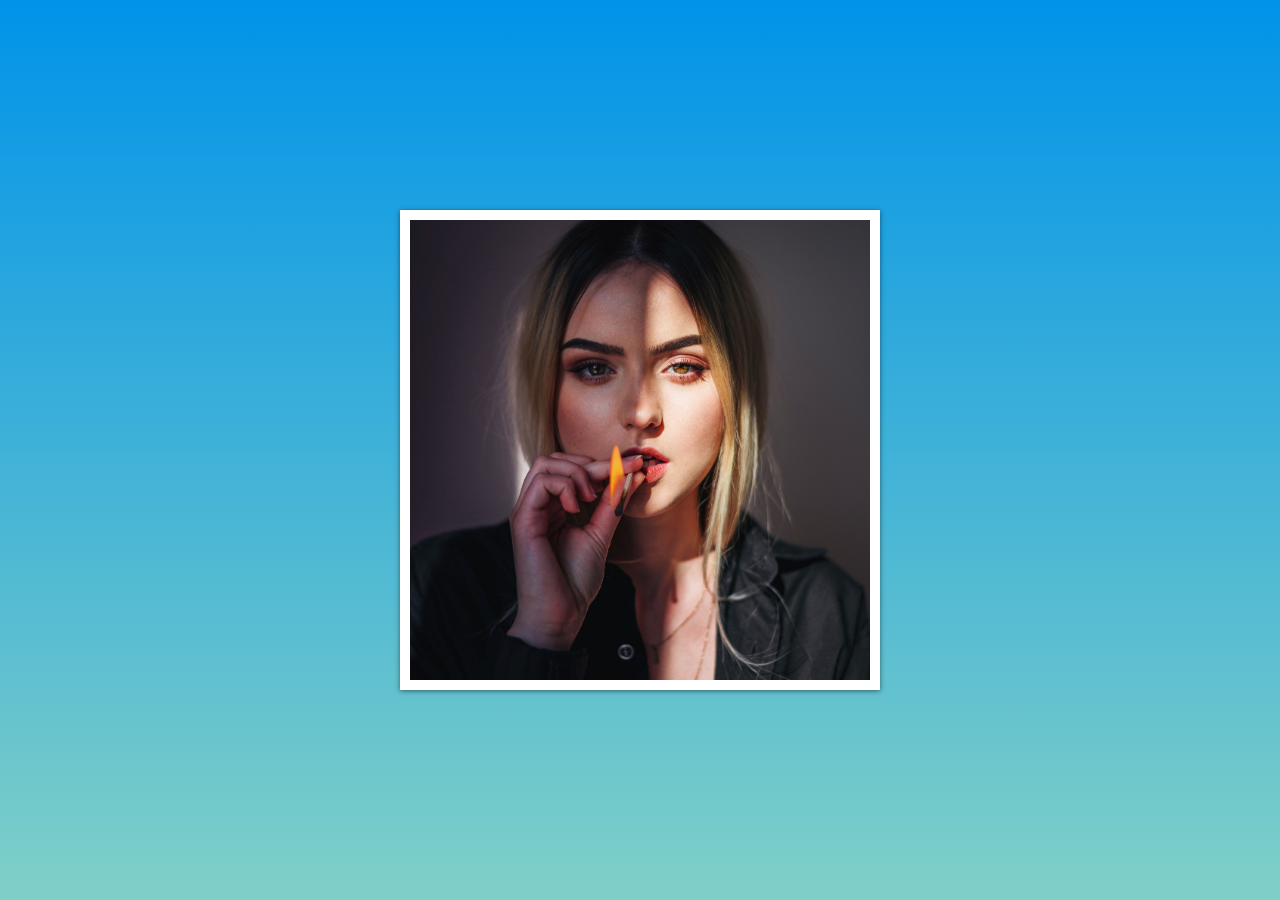
<file: 03-Creative-Cards/index.html>
<html lang="en">
  <head>
    <meta charset="UTF-8" />
    <meta http-equiv="X-UA-Compatible" content="IE=edge" />
    <meta name="viewport" content="width=device-width, initial-scale=1.0" />
    <title>Talha - Creative Card</title>
    <link rel="stylesheet" href="style.css" />
  </head>
  <body>
    <section class="card">
      <section class="imgBox">
        <img src="marian-oleksyn-Edv_EEWiB3E-unsplash.jpg" />
      </section>
      <article class="details">
        <h2>Olivia</h2>
      </article>
    </section>
  </body>
</html>
</file>
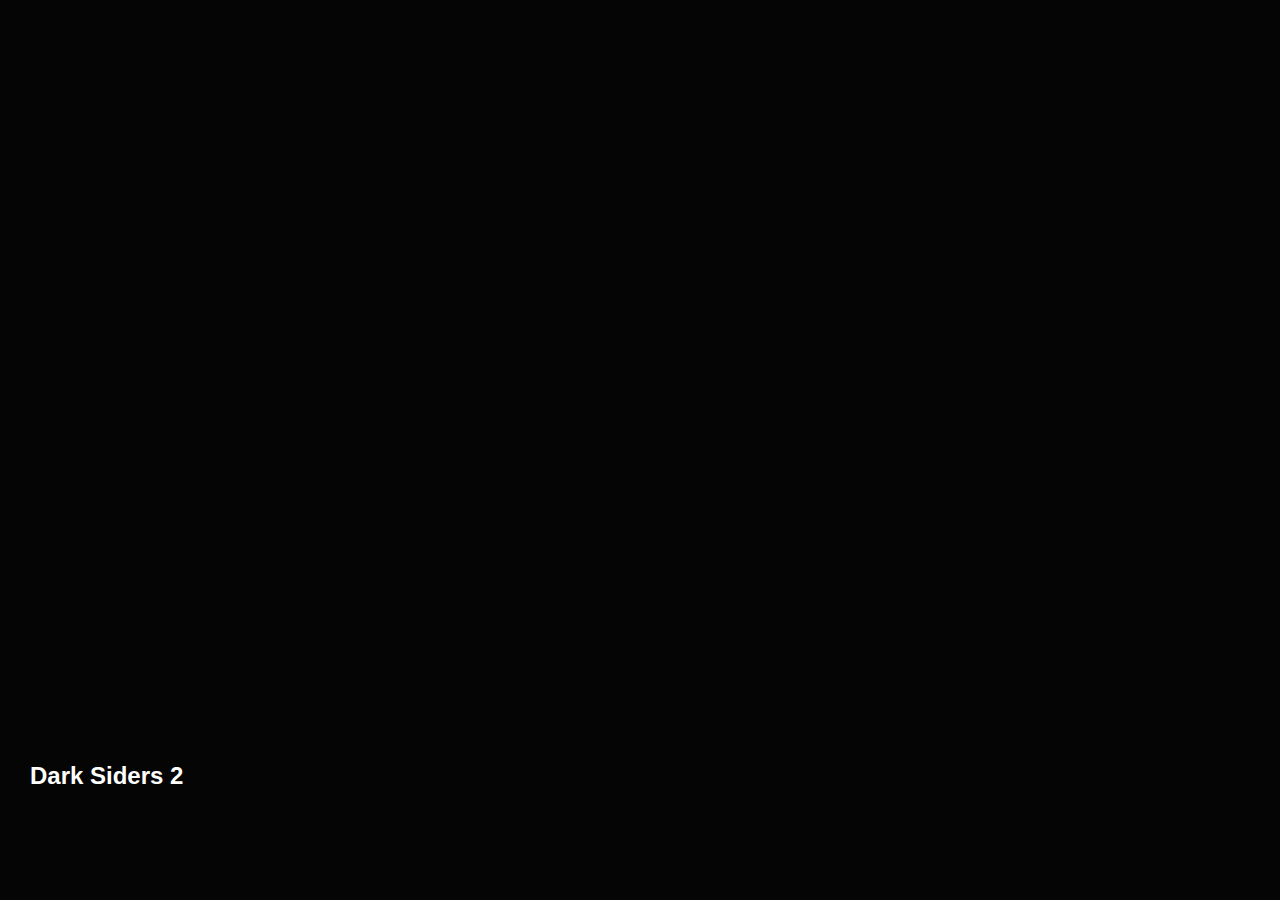
<file: 04-Expanding-Cards/index.html>
<html lang="en">
  <head>
    <meta charset="UTF-8" />
    <meta http-equiv="X-UA-Compatible" content="IE=edge" />
    <meta name="viewport" content="width=device-width, initial-scale=1.0" />
    <title>Talha - Expanding Cards</title>
    <link rel="stylesheet" href="style.css" />
  </head>
  <body>
    <div class="container">
      <div class="slide bg-image image-1 active">
        <h3>Dark Siders 2</h3>
      </div>
      <div class="slide bg-image image-2">
        <h3>Assassin's Creed</h3>
      </div>
      <div class="slide bg-image image-3">
        <h3>Dishonored</h3>
      </div>
      <div class="slide bg-image image-4">
        <h3>Watch Dogs 2</h3>
      </div>
      <div class="slide bg-image image-5">
        <h3>Call Of Duty</h3>
      </div>
    </div>

    <script src="app.js"></script>
  </body>
</html>
</file>
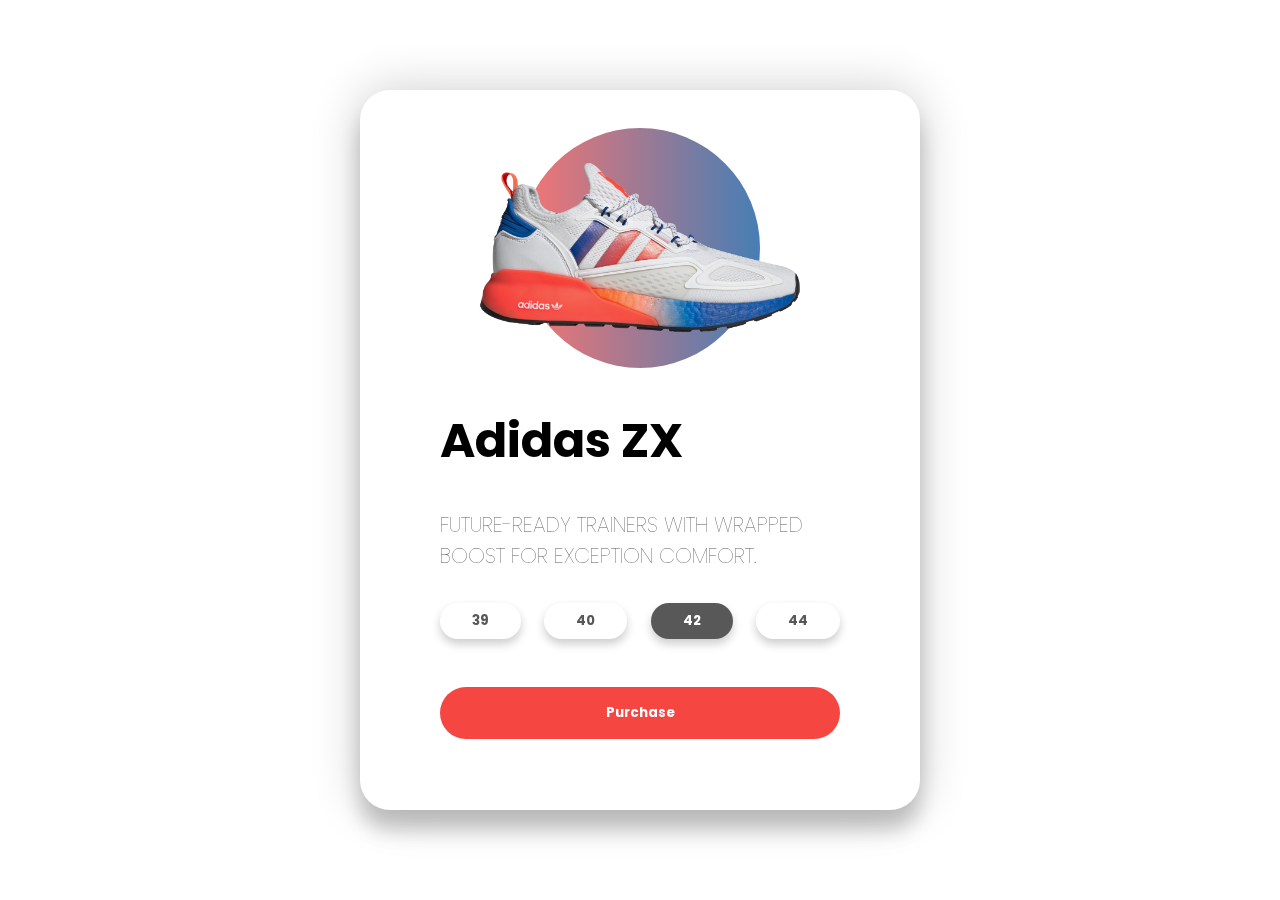
<file: 05-3D-Product-Card/index.html>
<!DOCTYPE html>
<html lang="en">
  <head>
    <meta charset="UTF-8" />
    <meta name="viewport" content="width=device-width, initial-scale=1.0" />
    <link rel="stylesheet" href="style.css" />
    <title>Talha - 3D Product Card</title>
  </head>
  <body>
    <div class="container">
      <div class="card">
        <div class="sneaker">
          <div class="circle"></div>
          <img src="images/adidas.png" alt="adidas" />
        </div>
        <div class="info">
          <h1 class="title">Adidas ZX</h1>
          <h3>
            FUTURE-READY TRAINERS WITH WRAPPED BOOST FOR EXCEPTION COMFORT.
          </h3>
          <div class="sizes">
            <button>39</button>
            <button>40</button>
            <button class="active">42</button>
            <button>44</button>
          </div>
          <div class="purchase">
            <button>Purchase</button>
          </div>
        </div>
      </div>
    </div>
    <script src="script.js"></script>
  </body>
</html>
</file>
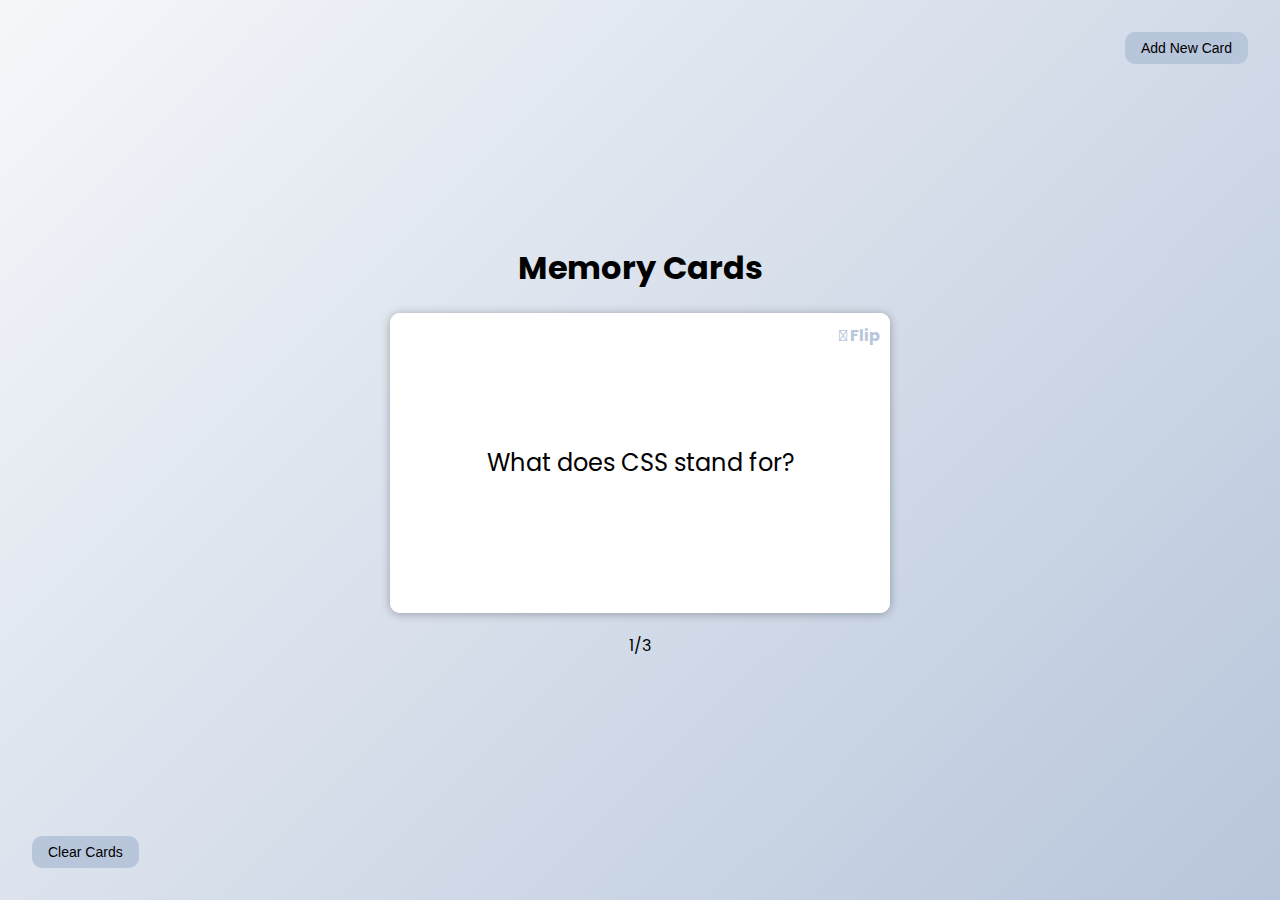
<file: 06-Memory-Cards/index.html>
<!DOCTYPE html>
<html lang="en">
  <head>
    <meta charset="UTF-8" />
    <meta name="viewport" content="width=device-width, initial-scale=1.0" />
    <link
      rel="stylesheet"
      href="https://cdnjs.cloudflare.com/ajax/libs/font-awesome/5.15.1/css/all.min.css"
      integrity="sha512-+4zCK9k+qNFUR5X+cKL9EIR+ZOhtIloNl9GIKS57V1MyNsYpYcUrUeQc9vNfzsWfV28IaLL3i96P9sdNyeRssA=="
      crossorigin="anonymous"
    />
    <link rel="stylesheet" href="style.css" />
    <title>Talha - Memory Cards</title>
  </head>
  <body>
    <button class="clear btn" id="clear">
      <i class="fas fa-trash"></i> Clear Cards
    </button>
    <h1>
      Memory Cards
      <button id="show" class="btn">
        <i class="fas fa-plus"></i> Add New Card
      </button>
    </h1>
    <div id="cards-container" class="cards"></div>
    <div class="navigation">
      <button id="prev" class="nav-button">
        <i class="fas fa-arrow-left"></i>
      </button>
      <p id="current"></p>
      <button id="next" class="nav-button">
        <i class="fas fa-arrow-right"></i>
      </button>
    </div>
    <div id="add-container" class="add-container">
      <h1>
        Add New Card
        <button id="hide" class="btn btn-small btn-ghost">
          <i class="fas fa-times"></i>
        </button>
      </h1>
      <div class="form-group">
        <label for="question">Question</label>
        <textarea id="question" placeholder="Enter Question..."></textarea>
      </div>

      <div class="form-group">
        <label for="answer">Answer</label>
        <textarea id="answer" placeholder="Enter Answer..."></textarea>
      </div>

      <button id="add-card" class="btn btn-margin">
        <i class="fas fa-plus"></i> Add Card
      </button>
    </div>
    <script src="script.js"></script>
  </body>
</html>
</file>
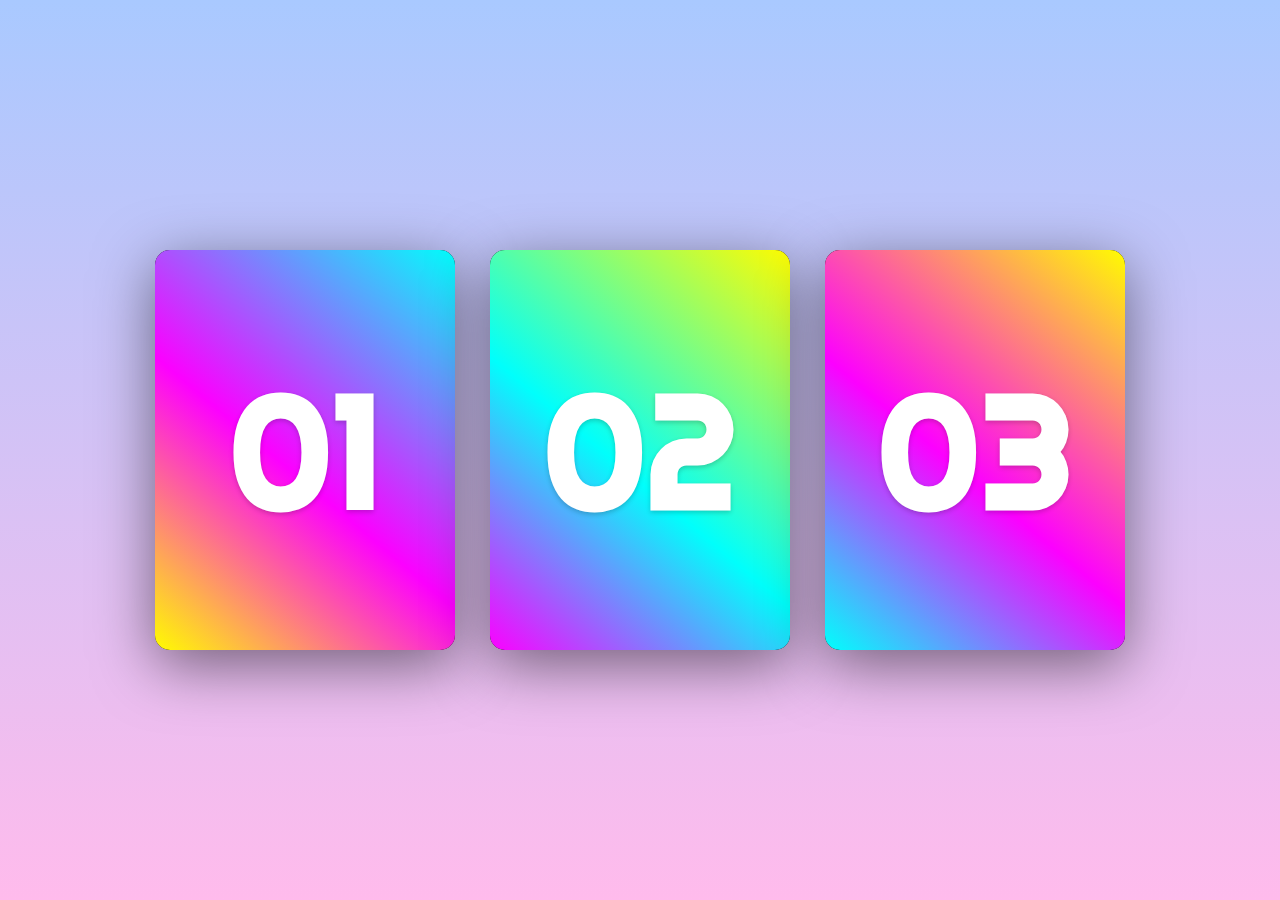
<file: 08-Card-Hover-Effect-V2/index.html>
<!DOCTYPE html>
<html lang="en">
  <head>
    <meta charset="UTF-8" />
    <title>Talha - Hovering Cards V2</title>
    <link rel="stylesheet" href="./style.css" />
  </head>
  <body>
    <!-- partial:index.partial.html -->
    <div class="container">
      <div class="card">
        <div class="face face1">
          <div class="content">
            <span class="stars"></span>
            <h2 class="java">Java</h2>
            <p class="java">
              Java is a class-based, object-oriented programming language that
              is designed to have as few implementation dependencies as
              possible.
            </p>
          </div>
        </div>
        <div class="face face2">
          <h2>01</h2>
        </div>
      </div>

      <div class="card">
        <div class="face face1">
          <div class="content">
            <span class="stars"></span>
            <h2 class="python">Python</h2>
            <p class="python">
              Python is an interpreted, high-level and general-purpose
              programming language.
            </p>
          </div>
        </div>
        <div class="face face2">
          <h2>02</h2>
        </div>
      </div>

      <div class="card">
        <div class="face face1">
          <div class="content">
            <span class="stars"></span>
            <h2 class="cSharp">C#</h2>
            <p class="cSharp">
              C# is a general-purpose, multi-paradigm programming language
              encompassing static typing, strong typing, lexically scoped and
              component-oriented programming disciplines.
            </p>
          </div>
        </div>
        <div class="face face2">
          <h2>03</h2>
        </div>
      </div>
    </div>
    <!-- partial -->
  </body>
</html>
</file>
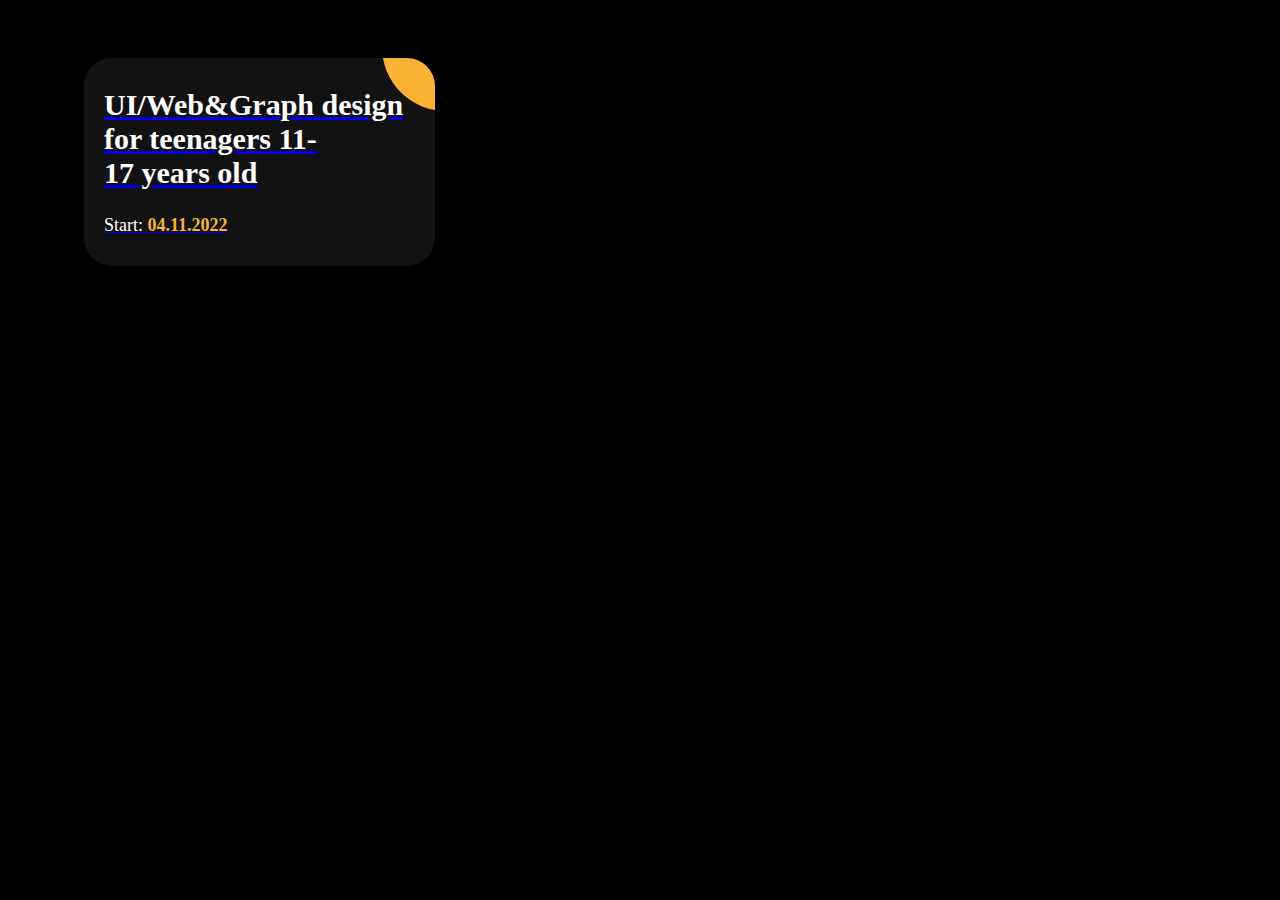
<file: 11-Item-Card-Hover-Effect/index.html>
<!DOCTYPE html>
<html lang="en">
  <head>
    <meta charset="UTF-8" />
    <title>Talha - Item Card Hover Effect</title>
    <link
      rel="stylesheet"
      href="https://rawcdn.githack.com/SochavaAG/example-mycode/master/_common/css/reset.css"
    />
    <link rel="stylesheet" href="./style.css" />
  </head>
  <body>
    <!-- partial:index.partial.html -->
    <div class="ag-format-container">
      <div class="ag-courses_box">
        <div class="ag-courses_item">
          <a href="#" class="ag-courses-item_link">
            <div class="ag-courses-item_bg"></div>

            <div class="ag-courses-item_title">
              UI/Web&amp;Graph design for teenagers 11-17&#160;years old
            </div>

            <div class="ag-courses-item_date-box">
              Start:
              <span class="ag-courses-item_date"> 04.11.2022 </span>
            </div>
          </a>
        </div>
      </div>
    </div>
    <!-- partial -->
  </body>
</html>
</file>
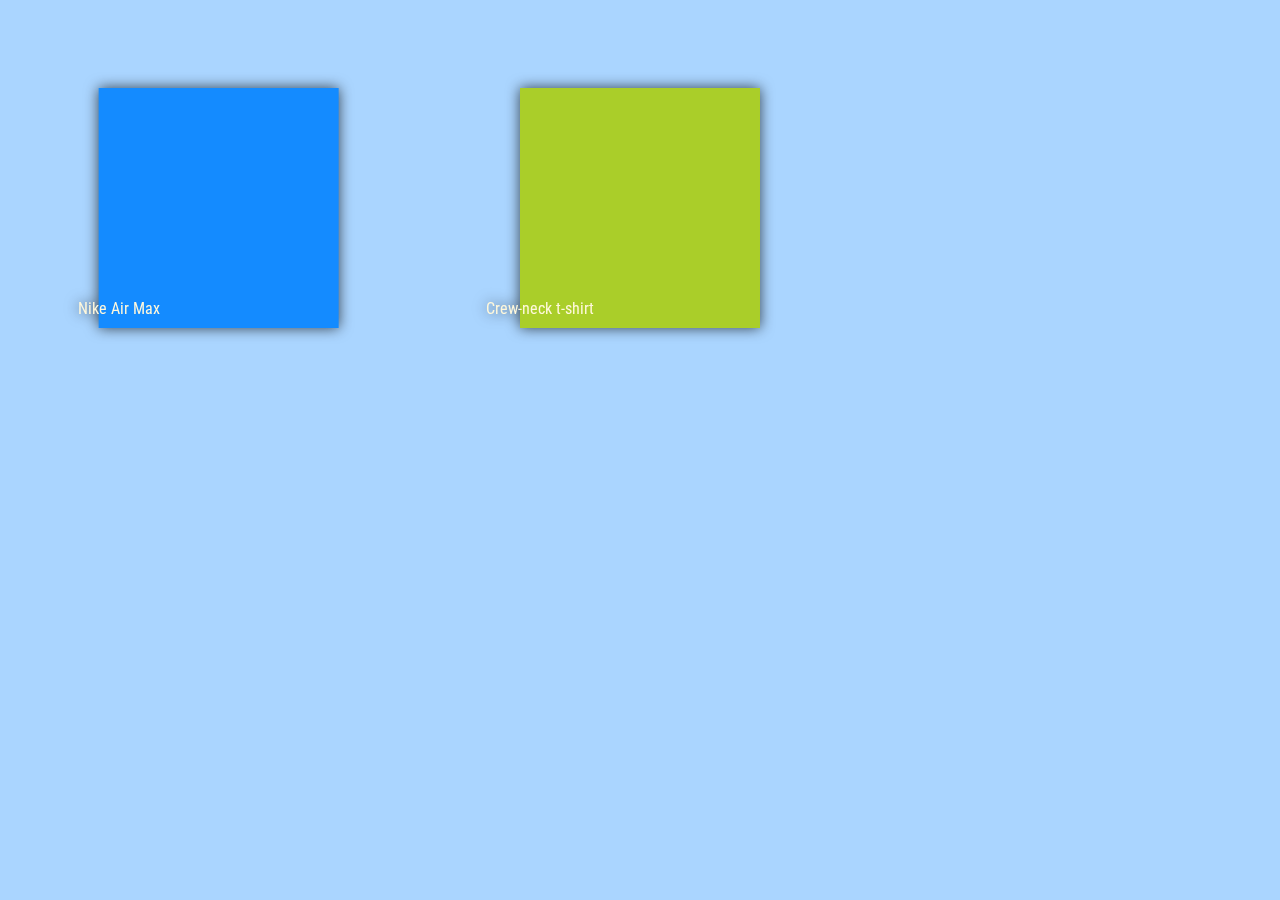
<file: 12-Product-Card-Info/index.html>
<!DOCTYPE html>
<html lang="en">
  <head>
    <meta charset="UTF-8" />
    <title>Talha - Hover For Product Info</title>
    <link
      href="https://fonts.googleapis.com/css?family=Roboto+Condensed"
      rel="stylesheet"
    />
    <link rel="stylesheet" href="./style.css" />
  </head>
  <body>
    <!-- partial:index.partial.html -->
    <body>
      <div class="container shoe">
        <div class="productImage shoeImg"></div>
        <div class="size shoeSize">
          <h4>SIZE</h4>
          <ul>
            <li>9</li>
            <li>8</li>
            <li>7</li>
          </ul>
        </div>
        <div class="price shoePrice">
          <h4>PRICE</h4>
          <span>$150</span>
        </div>
        <div class="color shoeColor">
          <h4>COLORS</h4>
          <ul>
            <li><span class="blue"></span></li>
            <li><span class="yellow"></span></li>
            <li><span class="red"></span></li>
          </ul>
        </div>
        <div class="productName shoeName">Nike Air Max</div>
      </div>
      <div class="container shirt">
        <div class="productImage shirtImg"></div>
        <div class="size shirtSize">
          <h4>SIZE</h4>
          <ul>
            <li>S</li>
            <li>M</li>
            <li>L</li>
          </ul>
        </div>
        <div class="price shirtPrice">
          <h4>PRICE</h4>
          <span>$50</span>
        </div>
        <div class="color shirtColor">
          <h4>COLORS</h4>
          <ul>
            <li><span class="blue"></span></li>
            <li><span class="yellow"></span></li>
            <li><span class="red"></span></li>
          </ul>
        </div>
        <div class="productName shirtName">Crew-neck t-shirt</div>
      </div>
    </body>
    <!-- partial -->
  </body>
</html>
</file>
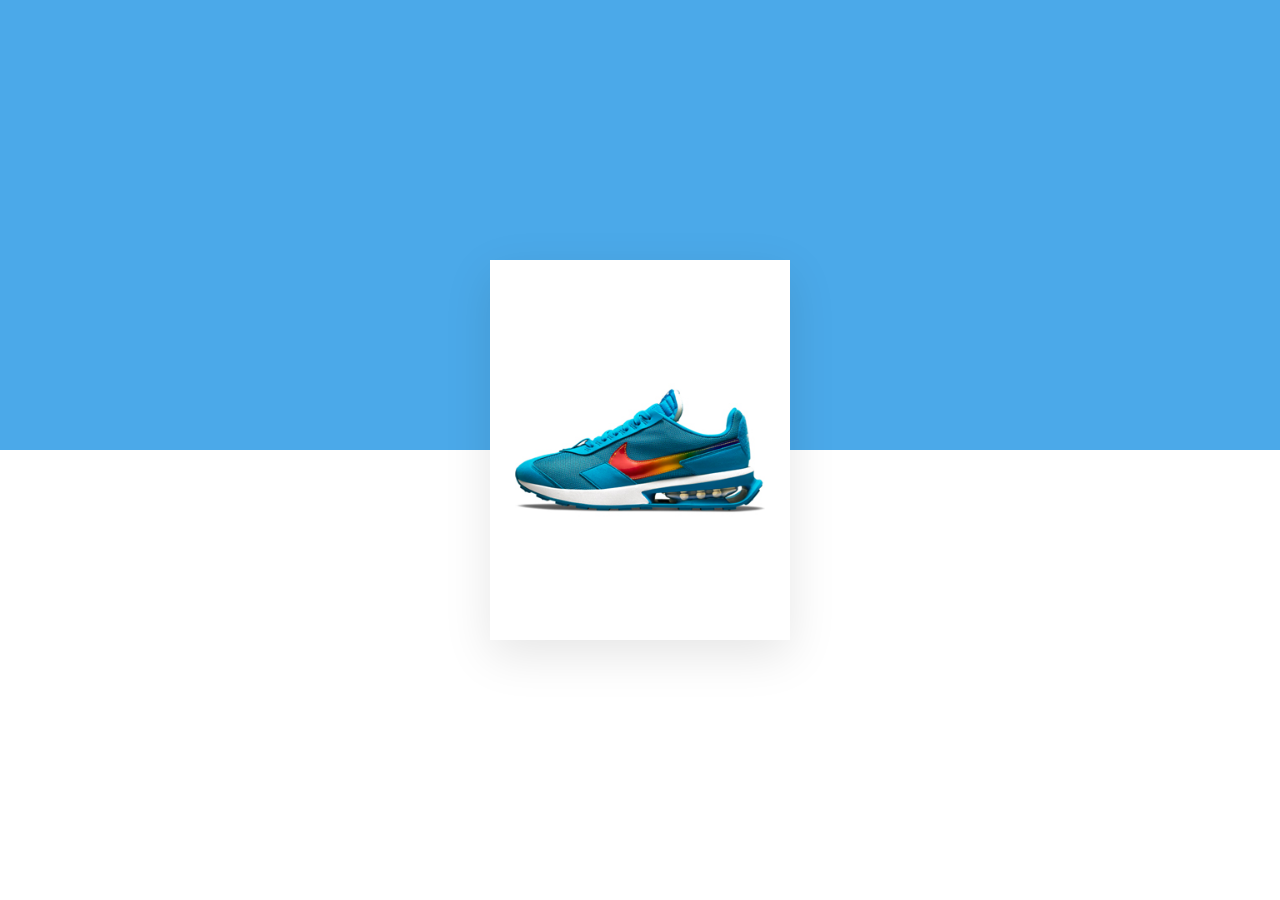
<file: 13-Sliding-Product-Card/index.html>
<!DOCTYPE html>
<html>
  <head>
    <title>Talha - Sliding Product Card</title>
    <link rel="stylesheet" type="text/css" href="style.css" />
  </head>
  <body>
    <div class="card">
      <div class="imgBx">
        <img src="shoe.jpg" />
      </div>
      <div class="details">
        <h3>Nike Air Max<br /><span>Men's Shoe</span></h3>
        <h4>Product Details</h4>
        <p>
          Lorem ipsum dolor, sit amet consectetur adipisicing elit. Nulla
          ducimus iusto.
        </p>
        <h4>Size</h4>
        <ul class="size">
          <li>36</li>
          <li>38</li>
          <li>40</li>
          <li>42</li>
          <li>44</li>
        </ul>
        <div class="group">
          <h2><sup>$</sup>199<small>.99</small></h2>
          <a href="#">Buy Now</a>
        </div>
      </div>
    </div>
  </body>
</html>
</file>
<file: 03-Creative-Cards/style.css>
body {
  margin: 0;
  height: 100vh;
  background: linear-gradient(#0093e9, #80d0c7);
  display: flex;
  justify-content: center;
  align-items: center;
  font-family: sans-serif;
}

.card {
  position: relative;
  width: 30rem;
  height: 30rem;
  background: white;
  box-shadow: 0 1px 5px rgba(0, 0, 0, 0.5);
}

.card:before,
.card:after {
  content: "";
  position: absolute;
  top: 0;
  left: 0;
  width: 100%;
  height: 100%;
  background: white;
  transition: 1s;
  z-index: -1;
}

.card:hover:before {
  transform: rotate(20deg);
  box-shadow: 0 2px 20px rgba(0, 0, 0, 0.2);
}

.card:hover:after {
  transform: rotate(10deg);
  box-shadow: 0 2px 20px rgba(0, 0, 0, 0.2);
}

.imgBox {
  position: absolute;
  top: 10px;
  left: 10px;
  bottom: 10px;
  right: 10px;
  background: #222;
  transition: 1s;
  z-index: 2;
}

img {
  position: absolute;
  top: 0;
  left: 0;
  width: 100%;
  height: 100%;
  object-fit: cover;
}

.card:hover .imgBox {
  bottom: 80px;
}

.details {
  position: absolute;
  left: 10px;
  right: 10px;
  bottom: 10px;
  height: 60px;
  text-align: center;
}
</file>
<file: 04-Expanding-Cards/style.css>
* {
  box-sizing: border-box;
}

body {
  font-family: sans-serif;
  display: flex;
  align-items: center;
  justify-content: center;
  height: 100vh;
  margin: 0;
  background-color: rgb(5, 5, 5);
  color: #fff;
}

.container {
  display: flex;
  width: 100vw;
}

.bg-image {
  background-size: cover;
  background-position: center;
  background-repeat: no-repeat;
}

/* IMAGES SOURCES  */
/* https://wallpapercave.com/pc-games-wallpapers  */

.image-1 {
  background-image: url(https://wallpapercave.com/dwp2x/wp3163455.jpg);
}

.image-2 {
  background-image: url(https://wallpapercave.com/dwp2x/wp3163465.jpg);
}

.image-3 {
  background-image: url(https://wallpapercave.com/dwp2x/wp4257699.jpg);
}

.image-4 {
  background-image: url(https://wallpapercave.com/dwp2x/wp4257708.jpg);
}

.image-5 {
  background-image: url(https://wallpapercave.com/dwp2x/wp3163453.jpg);
}

.slide {
  position: relative;
  height: 80vh;
  flex: 0.5;
  border-radius: 50px;
  color: #fff;
  margin: 10px;
  cursor: pointer;
  transition: all 700ms ease-in;
}

.slide h3 {
  position: absolute;
  bottom: 20px;
  left: 20px;
  margin: 0;
  opacity: 0;
  font-size: 24px;
}

@media (max-width: 480px) {
  .slide:nth-of-type(4),
  .slide:nth-of-type(5) {
    display: none;
  }
}

/* JavaScript */
.slide.active {
  flex: 5;
}

.slide.active h3 {
  opacity: 1;
  transition: opacity 0.3s ease-in 0.4s;
}
</file>
<file: 05-3D-Product-Card/style.css>
@import url("https://fonts.googleapis.com/css2?family=Poppins:wght@400;500&display=swap");

* {
  box-sizing: border-box;
  margin: 0;
  padding: 0;
}

body {
  font-family: "Poppins", sans-serif;
  display: flex;
  align-items: center;
  justify-content: center;
  min-height: 100vh;
  overflow: hidden;
  perspective: 1000px;
}

.container {
  width: 50%;
  display: flex;
  justify-content: center;
  align-items: center;
}

.card {
  min-height: 80vh;
  width: 25rem;
  box-shadow: 0px 20px 20px rgba(0, 0, 0, 0.2), 0px 0px 50px rgba(0, 0, 0, 0.2);
  border-radius: 30px;
  padding: 0rem 2rem;
  transform-style: preserve-3d;
}

.sneaker {
  min-height: 35vh;
  display: flex;
  justify-content: center;
  align-items: center;
  position: relative;
}

.sneaker img {
  width: 13rem;
  z-index: 2;
  transition: all 0.75s ease-out;
}

.circle {
  width: 7rem;
  height: 7rem;
  background: linear-gradient(
    to right,
    rgba(245, 70, 66, 0.75),
    rgba(8, 83, 156, 0.75)
  );
  position: absolute;
  z-index: -1;
  border-radius: 50%;
}

.info h1 {
  font-size: 1.7rem;
  transition: all 0.75s ease-out;
}

.info h3 {
  font-size: 1rem;
  padding: 2rem 0rem;
  color: #585858;
  font-weight: lighter;
  transition: all 0.75s ease-out;
}

.sizes {
  display: flex;
  justify-content: space-between;
  transition: all 0.75s ease-out;
}

.sizes button {
  padding: 0.5rem 2rem;
  background: none;
  border: none;
  box-shadow: 0px 5px 10px rgba(0, 0, 0, 0.2);
  border-radius: 30px;
  cursor: pointer;
  font-weight: bold;
  font-family: inherit;
  color: #585858;
}

button.active {
  color: white;
  background-color: #585858;
}

.purchase {
  margin-top: 3rem;
  transition: all 0.75s ease-out;
}

.purchase button {
  width: 100%;
  padding: 1rem 0rem;
  background: #f54642;
  border: none;
  color: white;
  cursor: pointer;
  border-radius: 30px;
  font-weight: bolder;
  font-family: inherit;
}

@media screen and (min-width: 740px) {
  .card {
    width: 35rem;
    padding: 0rem 5rem;
  }

  .sneaker img {
    width: 20rem;
  }

  .circle {
    width: 15rem;
    height: 15rem;
  }

  .info h1 {
    font-size: 3rem;
  }

  .info h3 {
    font-size: 1.3rem;
  }
}
</file>
<file: 06-Memory-Cards/style.css>
@import url("https://fonts.googleapis.com/css2?family=Poppins:wght@200;400;700&display=swap");

:root {
  --primary-color: #8e44ad;
  --background-color: #b8c6db;
  --secondary-background-color: #f5f7fa;
  --light-color: #fff;
  --border-color: #aaa;
}

* {
  box-sizing: border-box;
}

body {
  background-color: var(--background-color);
  background-image: linear-gradient(315deg, var(--background-color) 0%, var(--secondary-background-color) 100%);
  font-family: "Poppins", sans-serif;
  display: flex;
  flex-direction: column;
  align-items: center;
  justify-content: center;
  height: 100vh;
  overflow: hidden;
  margin: 0;
}

h1 button {
  position: absolute;
  top: 2rem;
  right: 2rem;
  z-index: 2;
}

.btn {
  cursor: pointer;
  background-color: var(--background-color);
  border: none;
  border-radius: 0.625rem;
  font-size: 0.875rem;
  padding: 0.5rem 1rem;
}

.btn-small {
  font-size: 0.75rem;
  padding: 0.25rem 0.5rem;
}

.btn-ghost {
  border: 0;
  background-color: transparent;
}

.btn-margin {
  margin-top: 1.25rem;
  width: 28.125rem;
  max-width: 90%;
}

.btn:hover {
  background-color: var(--primary-color);
  color: var(--light-color);
}

.btn:focus, .navigation .nav-button:focus {
  outline: none;
}

.clear {
  position: absolute;
  bottom: 2rem;
  left: 2rem;
}

.cards {
  perspective: 1000px;
  position: relative;
  width: 31.25rem;
  max-width: 90%;
  height: 18.75rem;
}

.card {
  background-color: var(--light-color);
  border-radius: 0.625rem;
  position: absolute;
  font-size: 1.5rem;
  top: 0;
  left: 0;
  width: 100%;
  height: 100%;
  opacity: 0;
  transform: translateX(50%) rotateY(-10deg);
  transition: transform 0.4s ease, opacity 0.4s ease;
}

.card.active {
  cursor: pointer;
  opacity: 1;
  z-index: 10;
  transform: translateX(0) rotateY(0deg);
}

.card.left {
  transform: translateX(-50%) rotateY(10deg);
}

.inner-card {
  box-shadow: 0 1px 10px rgba(0, 0, 0, 0.3);
  border-radius: 0.625rem;
  position: relative;
  width: 100%;
  height: 100%;
  transform-style: preserve-3d;
  transition: transform 0.4s ease;
}

.card.show-answer .inner-card {
  transform: rotateX(180deg);
}

.inner-card-front, .inner-card-back {
  backface-visibility: hidden;
  background-color: var(--light-color);
  border-radius: 0.625rem;
  position: absolute;
  top: 0;
  left: 0;
  display: flex;
  align-items: center;
  justify-content: center;
  width: 100%;
  height: 100%;
}

.inner-card-front {
  transform: rotateX(0deg);
  z-index: 2;
}

.inner-card-back {
  transform: rotateX(180deg);
}

.inner-card-front::after, .inner-card-back::after {
  content: '\f021  Flip';
  font-family: 'Font Awesome 5 Free', 'Poppins', sans-serif;
  position: absolute;
  top: 0.625rem;
  right: 0.625rem;
  font-weight: bold;
  font-size: 1rem;
  color: var(--background-color);
}

.navigation {
  display: flex;
  margin: 1.25rem 0;
}

.navigation .nav-button {
  border: none;
  background-color: transparent;
  cursor: pointer;
  font-size: 1rem;
}

.navigation .nav-button:hover {
  transform: scale(1.2)
}

.navigation p {
  margin: 0 1.5rem;
}

.add-container {
  background-color: var(--secondary-background-color);
  border-top: 2px solid var(--border-color);
  display: flex;
  flex-direction: column;
  align-items: center;
  justify-content: center;
  padding: 0.625rem 0;
  position: absolute;
  top: 0;
  bottom: 0;
  width: 100%;
  opacity: 0;
  z-index: -1;
  transition: all 0.3s ease;
}

.add-container.show {
  opacity: 1;
  z-index: 2;
}

.add-container h3 {
  margin: 0.625rem 0;
}

.form-group {
  display: flex;
  flex-direction: column;
  align-items: center;
  justify-content: center;
}

.form-group label {
  display: block;
  margin: 1.25rem 0 0.625rem;
}

.form-group textarea {
  border: 1px solid var(--border-color);
  border-radius: 0.625rem;
  font-size: 1rem;
  padding: 0.75rem;
  width: 31.25rem;
  max-width: 90%;
}
</file>
<file: 08-Card-Hover-Effect-V2/style.css>
@import url("https://fonts.googleapis.com/css2?family=Righteous&display=swap");
body {
  margin: 0;
  padding: 0;
  display: flex;
  justify-content: center;
  align-items: center;
  font-family: "Righteous", cursive;
  min-height: 100vh;
  background-color: #a9c9ff;
  background-image: linear-gradient(180deg, #a9c9ff 0%, #ffbbec 100%);
}
body .container {
  max-width: 100vw;
  display: grid;
  grid-template-columns: repeat(auto-fit, minmax(300px, 1fr));
  grid-gap: 35px;
  margin: 0 auto;
  padding: 40px 0;
}
body .container .card {
  position: relative;
  width: 300px;
  height: 400px;
  margin: 0 auto;
  background: #000;
  border-radius: 15px;
  box-shadow: 0 15px 60px rgba(0, 0, 0, 0.5);
}
body .container .card .face {
  position: absolute;
  bottom: 0;
  left: 0;
  width: 100%;
  height: 100%;
  display: flex;
  justify-content: center;
  align-items: center;
}
body .container .card .face.face1 {
  box-sizing: border-box;
  padding: 20px;
}
body .container .card .face.face1 h2 {
  margin: 0;
  padding: 0;
}
body .container .card .face.face1 .java {
  background-color: #fffc00;
  -webkit-background-clip: text;
  -webkit-text-fill-color: transparent;
}
body .container .card .face.face1 .python {
  background-color: #00fffc;
  -webkit-background-clip: text;
  -webkit-text-fill-color: transparent;
}
body .container .card .face.face1 .cSharp {
  background-color: #fc00ff;
  -webkit-background-clip: text;
  -webkit-text-fill-color: transparent;
}
body .container .card .face.face2 {
  transition: 0.5s;
}
body .container .card .face.face2 h2 {
  margin: 0;
  padding: 0;
  font-size: 10em;
  color: #fff;
  transition: 0.5s;
  text-shadow: 0 2px 5px rgba(0, 0, 0, 0.2);
  z-index: 10;
}
body .container .card:hover .face.face2 {
  height: 60px;
}
body .container .card:hover .face.face2 h2 {
  font-size: 2em;
}
body .container .card:nth-child(1) .face.face2 {
  background-image: linear-gradient(40deg, #fffc00 0%, #fc00ff 45%, #00fffc 100%);
  border-radius: 15px;
}
body .container .card:nth-child(2) .face.face2 {
  background-image: linear-gradient(40deg, #fc00ff 0%, #00fffc 45%, #fffc00 100%);
  border-radius: 15px;
}
body .container .card:nth-child(3) .face.face2 {
  background-image: linear-gradient(40deg, #00fffc 0%, #fc00ff 45%, #fffc00 100%);
  border-radius: 15px;
}
</file>
<file: 11-Item-Card-Hover-Effect/style.css>
.ag-format-container {
  width: 1142px;
  margin: 0 auto;
}

body {
  background-color: #000;
}
.ag-courses_box {
  display: -webkit-box;
  display: -ms-flexbox;
  display: flex;
  -webkit-box-align: start;
  -ms-flex-align: start;
  align-items: flex-start;
  -ms-flex-wrap: wrap;
  flex-wrap: wrap;

  padding: 50px 0;
}
.ag-courses_item {
  -ms-flex-preferred-size: calc(33.33333% - 30px);
  flex-basis: calc(33.33333% - 30px);

  margin: 0 15px 30px;

  overflow: hidden;

  border-radius: 28px;
}
.ag-courses-item_link {
  display: block;
  padding: 30px 20px;
  background-color: #121212;

  overflow: hidden;

  position: relative;
}
.ag-courses-item_link:hover,
.ag-courses-item_link:hover .ag-courses-item_date {
  text-decoration: none;
  color: #fff;
}
.ag-courses-item_link:hover .ag-courses-item_bg {
  -webkit-transform: scale(10);
  -ms-transform: scale(10);
  transform: scale(10);
}
.ag-courses-item_title {
  min-height: 87px;
  margin: 0 0 25px;

  overflow: hidden;

  font-weight: bold;
  font-size: 30px;
  color: #fff;

  z-index: 2;
  position: relative;
}
.ag-courses-item_date-box {
  font-size: 18px;
  color: #fff;

  z-index: 2;
  position: relative;
}
.ag-courses-item_date {
  font-weight: bold;
  color: #f9b234;

  -webkit-transition: color 0.5s ease;
  -o-transition: color 0.5s ease;
  transition: color 0.5s ease;
}
.ag-courses-item_bg {
  height: 128px;
  width: 128px;
  background-color: #f9b234;

  z-index: 1;
  position: absolute;
  top: -75px;
  right: -75px;

  border-radius: 50%;

  -webkit-transition: all 0.5s ease;
  -o-transition: all 0.5s ease;
  transition: all 0.5s ease;
}
.ag-courses_item:nth-child(2n) .ag-courses-item_bg {
  background-color: #3ecd5e;
}
.ag-courses_item:nth-child(3n) .ag-courses-item_bg {
  background-color: #e44002;
}
.ag-courses_item:nth-child(4n) .ag-courses-item_bg {
  background-color: #952aff;
}
.ag-courses_item:nth-child(5n) .ag-courses-item_bg {
  background-color: #cd3e94;
}
.ag-courses_item:nth-child(6n) .ag-courses-item_bg {
  background-color: #4c49ea;
}

@media only screen and (max-width: 979px) {
  .ag-courses_item {
    -ms-flex-preferred-size: calc(50% - 30px);
    flex-basis: calc(50% - 30px);
  }
  .ag-courses-item_title {
    font-size: 24px;
  }
}

@media only screen and (max-width: 767px) {
  .ag-format-container {
    width: 96%;
  }
}
@media only screen and (max-width: 639px) {
  .ag-courses_item {
    -ms-flex-preferred-size: 100%;
    flex-basis: 100%;
  }
  .ag-courses-item_title {
    min-height: 72px;
    line-height: 1;

    font-size: 24px;
  }
  .ag-courses-item_link {
    padding: 22px 40px;
  }
  .ag-courses-item_date-box {
    font-size: 16px;
  }
}
</file>
<file: 12-Product-Card-Info/style.css>
:root {
  --size: 400px;
  --blue: #aad5ff;
  --lb: rgba(0, 0, 0, 0.5);
}
body {
  display: grid;
  justify-items: center;
  grid-template-columns: repeat(auto-fill, minmax(400px, 1fr));
  background-color: var(--blue);
  color: cornsilk;
  font-family: "Roboto Condensed", sans-serif;
}
.container {
  width: var(--size);
  height: var(--size);
  display: grid;
  grid-template-columns: repeat(2, 50%);
  grid-template-rows: repeat(2, 50%);
  justify-items: center;
  align-items: center;
  filter: drop-shadow(0px 0px 7px rgba(1, 1, 1, .7));
}
.productImage {
  grid-column: 1/span 2;
  grid-row: 1 /span 2;
  width: var(--size);
  height: var(--size);
  background-size: cover;
  clip-path: polygon(
    20% 20%,
    50% 20%,
    50% 20%,
    80% 20%,
    80% 50%,
    80% 50%,
    80% 80%,
    50% 80%,
    50% 80%,
    20% 80%,
    20% 50%,
    20% 50%
  );
  transition: all 0.7s cubic-bezier(0.895, 0.03, 0.685, 0.22);
}
.shoeImg {
  background-image: url(https://source.unsplash.com/l8p1aWZqHvE/1000x1000);
  background-color: #148bff;
}
.shirtImg {
  background-image: url(https://source.unsplash.com/49wtmkUVmFQ/1000x1000);
  background-color: #aace29;
}
h4,
ul,
span {
  padding: 0;
  margin: 0;
}
.size,
.color {
  grid-column: 1;
  grid-row: 1;
  justify-self: center;
  z-index: 1;
  opacity: 0;
  transition: all 0.6s cubic-bezier(0.895, 0.03, 0.685, 0.22);
}
.size ul li,
.color ul li {
  list-style: none;
  width: 20px;
  height: 20px;
  margin: 5px;
  padding: 5px;
  text-align: center;
  background-color: rgba(0, 0, 0, 0.5);
}
.color {
  grid-column: 2;
  grid-row: 2;
}
.color ul li span {
  width: 10px;
  height: 10px;
  border-radius: 50px;
  display: inline-block;
}
.red {
  background-color: red;
}
.yellow {
  background-color: greenyellow;
}
.blue {
  background-color: #0070ee;
}
.price {
  grid-column: 2;
  grid-row: 1;
  justify-self: center;
  z-index: 1;
  opacity: 0;
  transition: all 0.6s cubic-bezier(0.895, 0.03, 0.685, 0.22);
}
.price h4 {
  margin-bottom: 8px;
}
.price span {
  width: 20px;
  height: 20px;
  padding: 5px;
  background-color: rgba(0, 0, 0, 0.5);
}
.productName {
  grid-column: 1;
  grid-row: 2;
  align-self: center;
  justify-self: center;
  z-index: 1;
  transition: all 0.7s cubic-bezier(0.895, 0.03, 0.685, 0.22);
}

.productImage:hover {
  clip-path: polygon(
    20% 0%,
    50% 0%,
    50% 20%,
    100% 20%,
    100% 50%,
    80% 50%,
    80% 100%,
    50% 100%,
    50% 80%,
    0% 80%,
    0% 50%,
    20% 50%
  );
  transform: rotate(-15deg);
  transition: all 0.4s cubic-bezier(0.86, 0, 0.07, 1);
}
.productImage:hover ~ * {
  opacity: 1;
  transform: rotate(-15deg);
  transition: all 0.4s cubic-bezier(0.86, 0, 0.07, 1);
}
.credits{
    color:white;
    font-size: 1.2rem;
    grid-column: 1 / -1 ;
    justify-self: center;
    text-align: center;
}
</file>
<file: 13-Sliding-Product-Card/style.css>
@import url('https://fonts.googleapis.com/css?family=Poppins:200,300,400,500,600,700,800,900&display=swap');
*
{
	margin: 0;
	padding: 0;
	box-sizing: border-box;
	font-family: 'Poppins', sans-serif;
}
body
{
	display: flex;
	justify-content: center;
	align-items: center;
	background: linear-gradient(#4ba9e9 0,#4ba9e9 50%,#fff 50%,#fff 100%);
	min-height: 100vh;
}
.card 
{
	position: relative;
	width: 300px;
	height: 380px;
	background: #0000;
	display: flex;
	box-shadow: 0 15px 45px rgba(0,0,0,0.1);
	overflow: hidden;
	transition: 0.5s ease-in-out;
}
.card:hover 
{
	width: 600px;
}
.card .imgBx 
{
	position: relative;
	min-width: 300px;
	height: 100%;
	background: #fff;
	display: flex;
	justify-content: center;
	align-items: center;
	z-index: 10;
}
.card .imgBx  img 
{
	max-width: 250px;
	transition: 0.5s ease-in-out;
}
.card:hover .imgBx  img 
{
	transform: rotate(-35deg) translateX(-20px);
}
.card .details 
{
	position: absolute;
	left: 0;
	width: 300px;
	height: 100%;
	background: #4ba9e9;
	display: flex;
	justify-content: center;
	padding: 20px;
	flex-direction: column;
	transition: 0.5s ease-in-out;
}
.card:hover .details 
{
	left: 300px;
}
.card .details::before 
{
	content: '';
	position: absolute;
	left: 0px;
	width: 0; 
  height: 0; 
  border-top: 10px solid transparent;
  border-bottom: 10px solid transparent;
  border-left: 10px solid #fff;
	z-index: 1;
}
.card .details h3 
{
	color: #fff;
	text-transform: uppercase;
	font-weight: 600;
	font-size: 1.5em;
	line-height: 1em;
}
.card .details h3 span 
{
	font-size: 0.65em;
	font-weight: 300;
	opacity: 0.85;
	text-transform: none;
}
.card .details h4 
{
	color: #fff;
	text-transform: uppercase;
	font-weight: 600;
	font-size: 0.9em;
	line-height: 1em;
	margin-top: 20px;
	margin-bottom: 10px;
}
p 
{
	color: #fff;
	font-size: 0.8em;
	opacity: 0.85;
}
.size 
{
	display: flex;
	gap: 10px;
}
.size li 
{
	list-style: none;
	color: #fff;
	font-size: 0.9em;
	width: 40px;
	height: 40px;
	display: flex;
	justify-content: center;
	align-items: center;
	border: 2px solid #fff;
	cursor: pointer;
	font-weight: 500;
	opacity: 0.5;
}
.size li:hover 
{
	background: #fff;
	color: #4ba9e9;
	opacity: 1;
}
.group 
{
	position: relative;
	display: flex;
	justify-content: space-between;
	margin-top: 20px;
	align-items: center;
}
.card .details h2 
{
	color: #fff;
	text-transform: uppercase;
	font-weight: 600;
	font-size: 2em;
}
.card .details h2 sup 
{
	font-weight: 300;
}
.card .details h2 small 
{
	font-size: 0.75em;
}
.card .details a 
{
	display: inline-flex;
	padding: 10px 25px;
	background: #fff;
	font-weight: 500;
	text-decoration: none;
	text-transform: uppercase;
	font-weight: 600;
	color: #4ba9e9;
}
</file>
